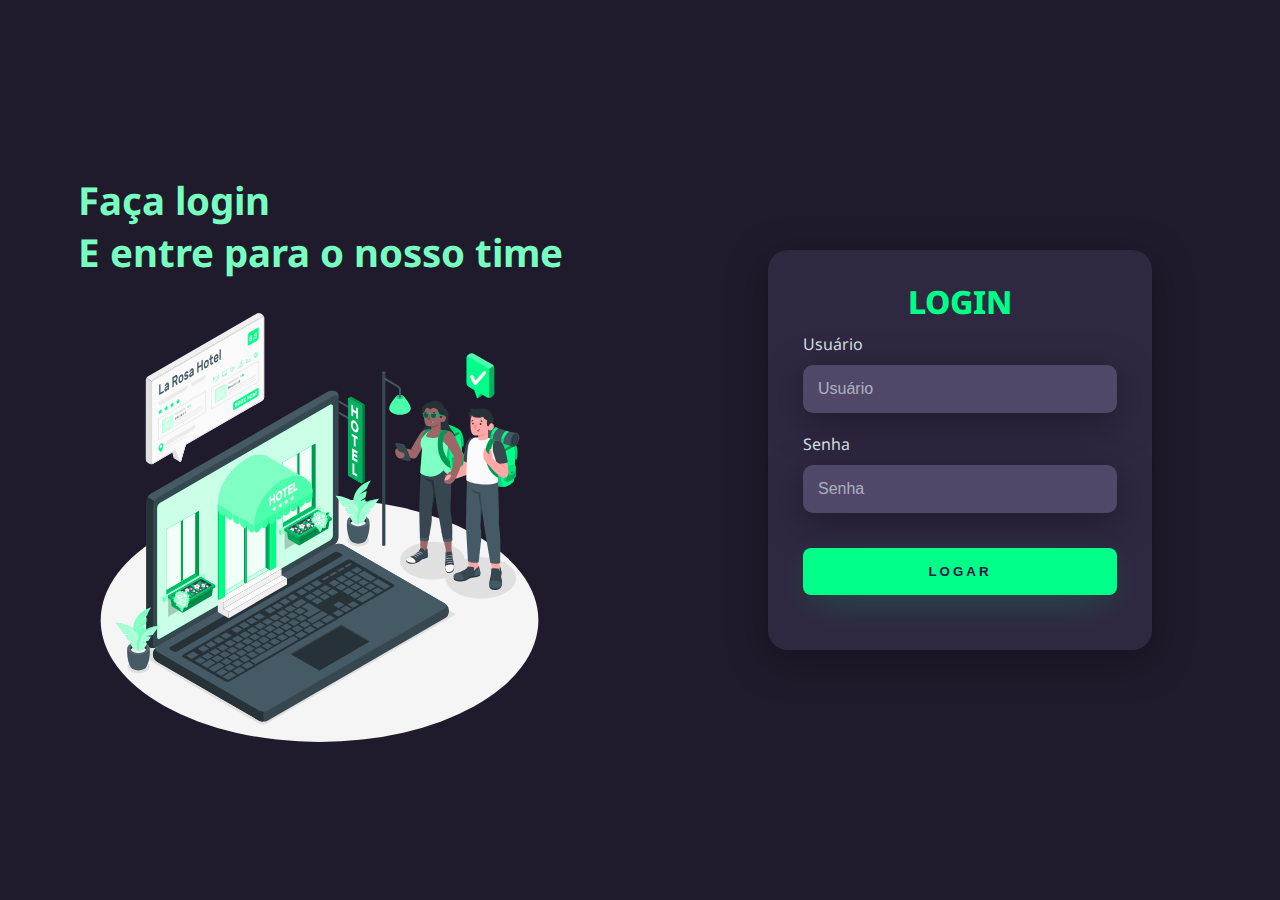
<file: index.html>
<!DOCTYPE html>
<html lang="pt-br">
<head>
    <meta charset="UTF-8">
    <meta http-equiv="X-UA-Compatible" content="IE=edge">
    <meta name="viewport" content="width=device-width, initial-scale=1.0">
    <link rel="stylesheet" href="style.css">
    <title>Login</title>
</head>
<body>
<!--------------------------------------------------------------->
    <div class="main-login">
        <div class="left-login">
            <h1>Faça login<br>E entre para o nosso time</h1>
            <img src="animacao.svg" class="left-login-imagem" alt="Animacao" >
        </div>
<!--------------------------------------------------------------->
        <div class="right-login">
            <div class="card-login">
                <h1>LOGIN</h1>
                <div class="textfield">
                    <label for="usuário">Usuário</label>
                    <input type="text" name="usuário" placeholder="Usuário" id="Usuario">
                </div>
                <div class="textfield">
                    <label for="senha">Senha</label>
                    <input type="password" name="senha" placeholder="Senha" id="Senha">
                </div>
                <input type="submit" class="btn-login" value="Logar" onclick="logar()">
            </div>
        </div>
    </div>

    <script>

            function logar(){
                var Usuario = document.getElementById('Usuario').value;
                var Senha = document.getElementById('Senha').value;

                if(Usuario == "Admin" && Senha == "admin"){
                    alert('Sucesso');
                    location.href = "home.html";
                }else{
                    alert('Usuario ou senha incorretos');
                }
            }


    </script>


</body>
</html>
</file>
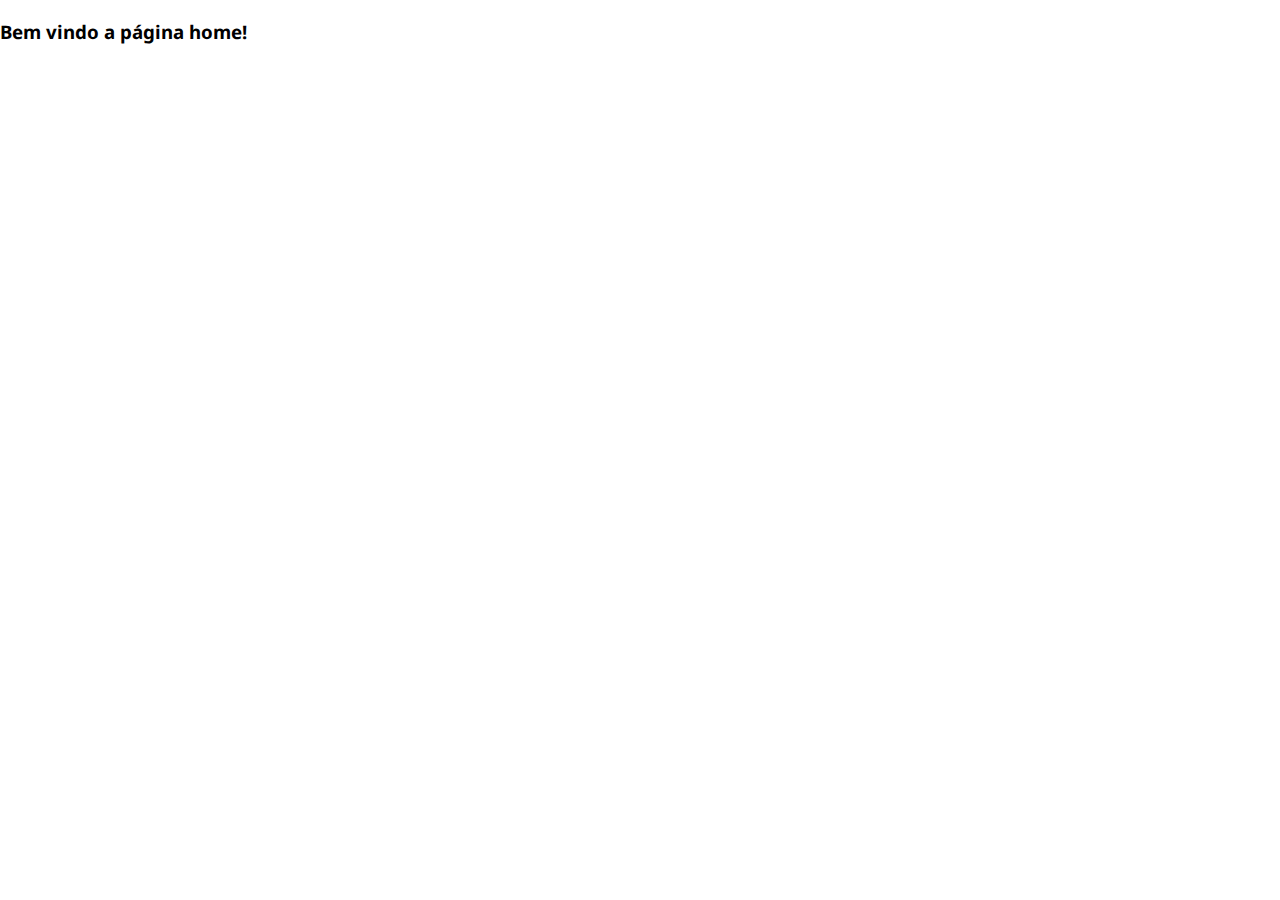
<file: home.html>
<!DOCTYPE html>
<html lang="en">
<head>
    <meta charset="UTF-8">
    <meta http-equiv="X-UA-Compatible" content="IE=edge">
    <meta name="viewport" content="width=device-width, initial-scale=1.0">
    <link rel="stylesheet" href="style.css">
    <title>Home</title>
</head>
<body>
    
    <h3>Bem vindo a página home!</h3>

</body>
</html>
</file>
<file: style.css>
@import url('https://fonts.googleapis.com/css2?family=Noto+Sans:wght@400;700&display=swap');

body {
    margin: 0;
    font-family: 'Noto Sans', sans-serif;
}

body * {
    box-sizing: border-box;
}

.main-login{
    width: 100vw;
    height: 100vh;
    background: #201b2c;
    display: flex;
    justify-content: center;
    align-items: center;
}

.left-login{
    width: 50vw;
    height: 100vh;
    display: flex;
    justify-content: center;
    align-items: center;
    flex-direction: column;
}

.left-login-imagem{
    width: 35vw;
}

.left-login > h1{
    font-size: 3vw;
    color: #77ffc0;
}

.right-login{
    width: 50vw;
    height: 100vh;
    display: flex;
    justify-content: center;
    align-items: center;
}

.card-login{
    width: 60%;
    display: flex;
    justify-content: center;
    align-items: center;
    flex-direction: column;
    padding: 30px 35px;
    background: #2f2841;
    border-radius: 20px;
    box-shadow: 0px 10px 40px #00000056;
}

.card-login > h1{
    color: #00ff88;
    font-weight: 800;
    margin: 0;
}

.textfield{
    width: 100%;
    display: flex;
    flex-direction: column;
    align-items: flex-start;
    justify-content: center;
    margin: 10px 0px;
}

.textfield > input{
    width: 100%;
    border: none;
    border-radius: 10px;
    padding: 15px;
    background: #514869;
    color: #f0ffffde;
    font-size: 12pt;
    box-shadow: 0px 10px 40px #00000056;
    outline: none;
    box-sizing: border-box;
}

.textfield > label{
    color: #f0ffffde;
    margin-bottom: 10px;
}

.textfield > input::placeholder{
    color: #f0ffff94;
}

.btn-login{
    width: 100%;
    padding: 16px 0px;
    margin: 25px;
    border: none;
    border-radius: 8px;
    outline: none;
    text-transform: uppercase;
    font-weight: 800;
    letter-spacing: 3px;
    color: #2b134b;
    background: #00ff88;
    cursor: pointer;
    box-shadow: 0px 10px 40px -12px #00ff8052;
}

@media only screen and (max-width: 950px){
    .card-login{
        width: 85%;
    }
}

@media only screen and (max-width: 600px){
    .main-login{
        flex-direction: column;
    }
    .left-login > h1{
        display: none;
    }

    .left-login{
        width: 100%;
        height: auto;
    }

    .right-login{
        width: 100%;
        height: auto;
    }

    .left-login-imagem{
        width: 50vh;
    }

    .card-login{
        width: 90%;
    }
}
</file>
